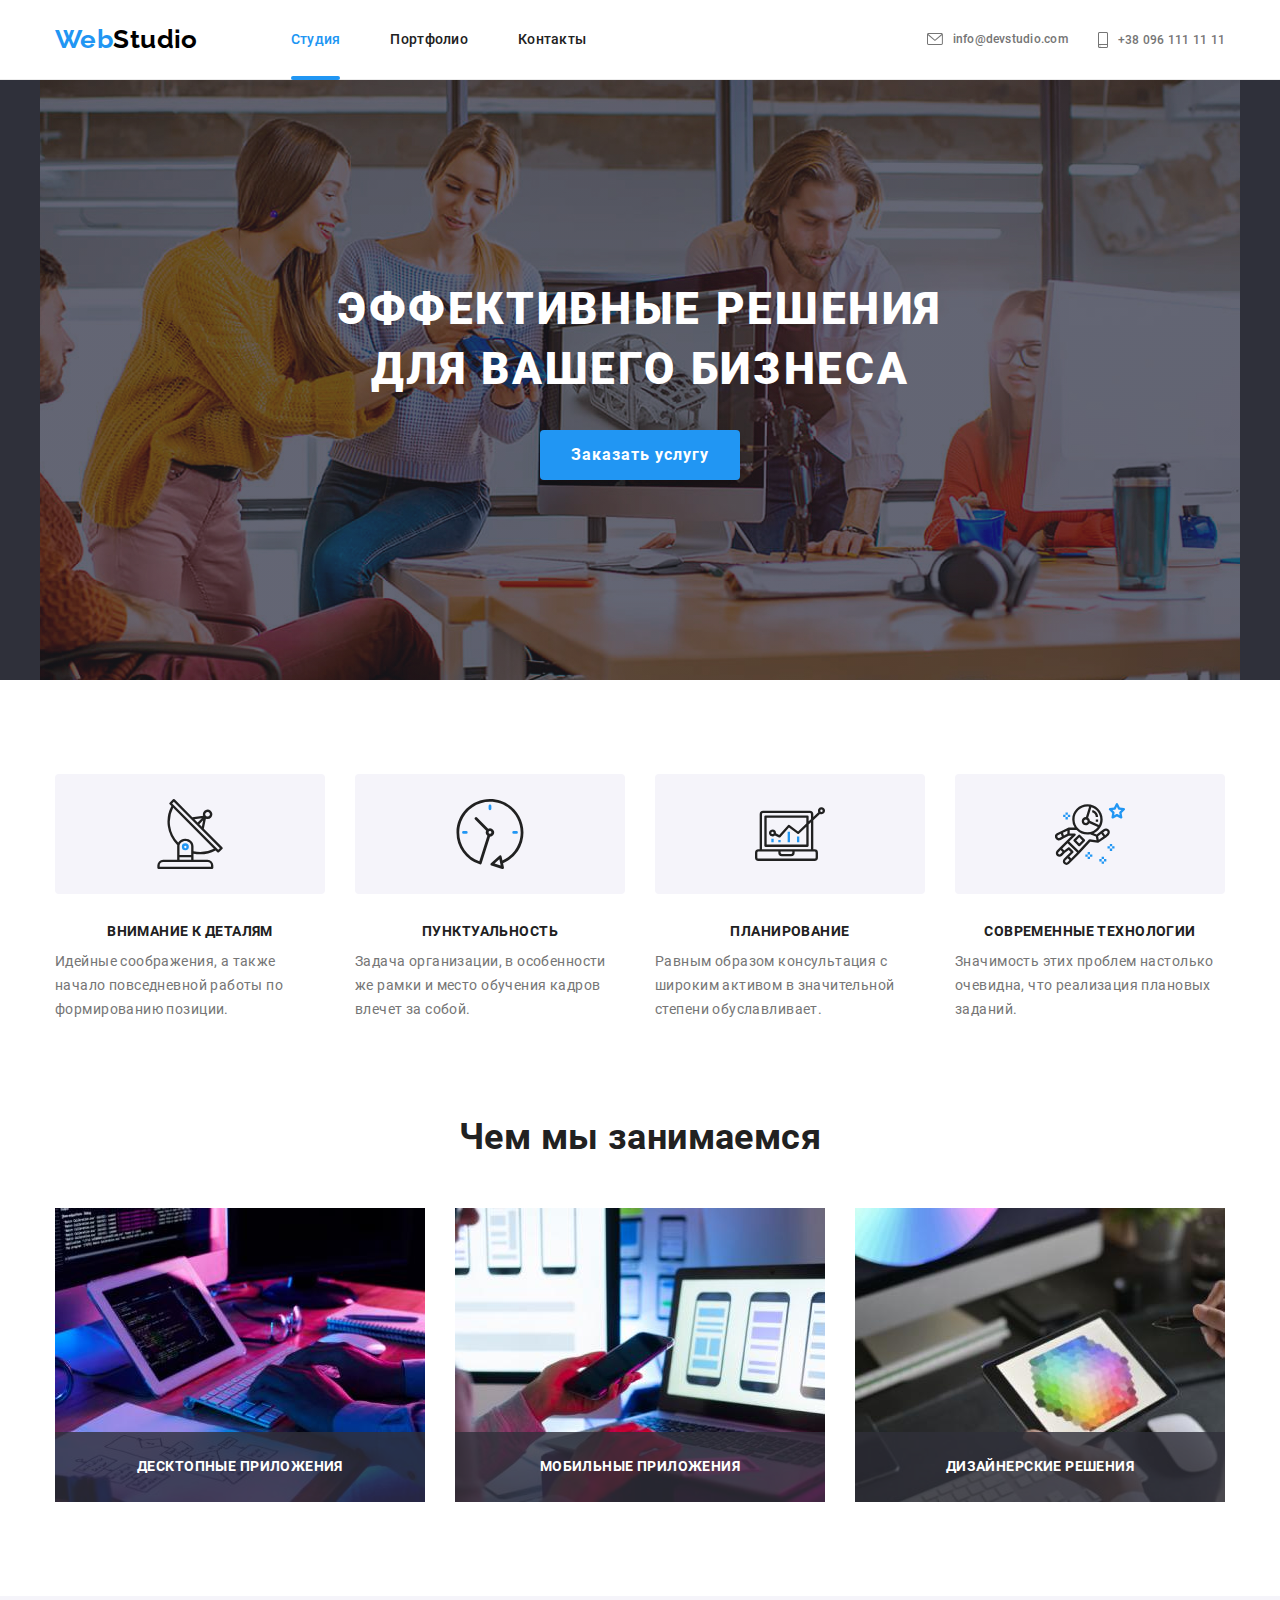
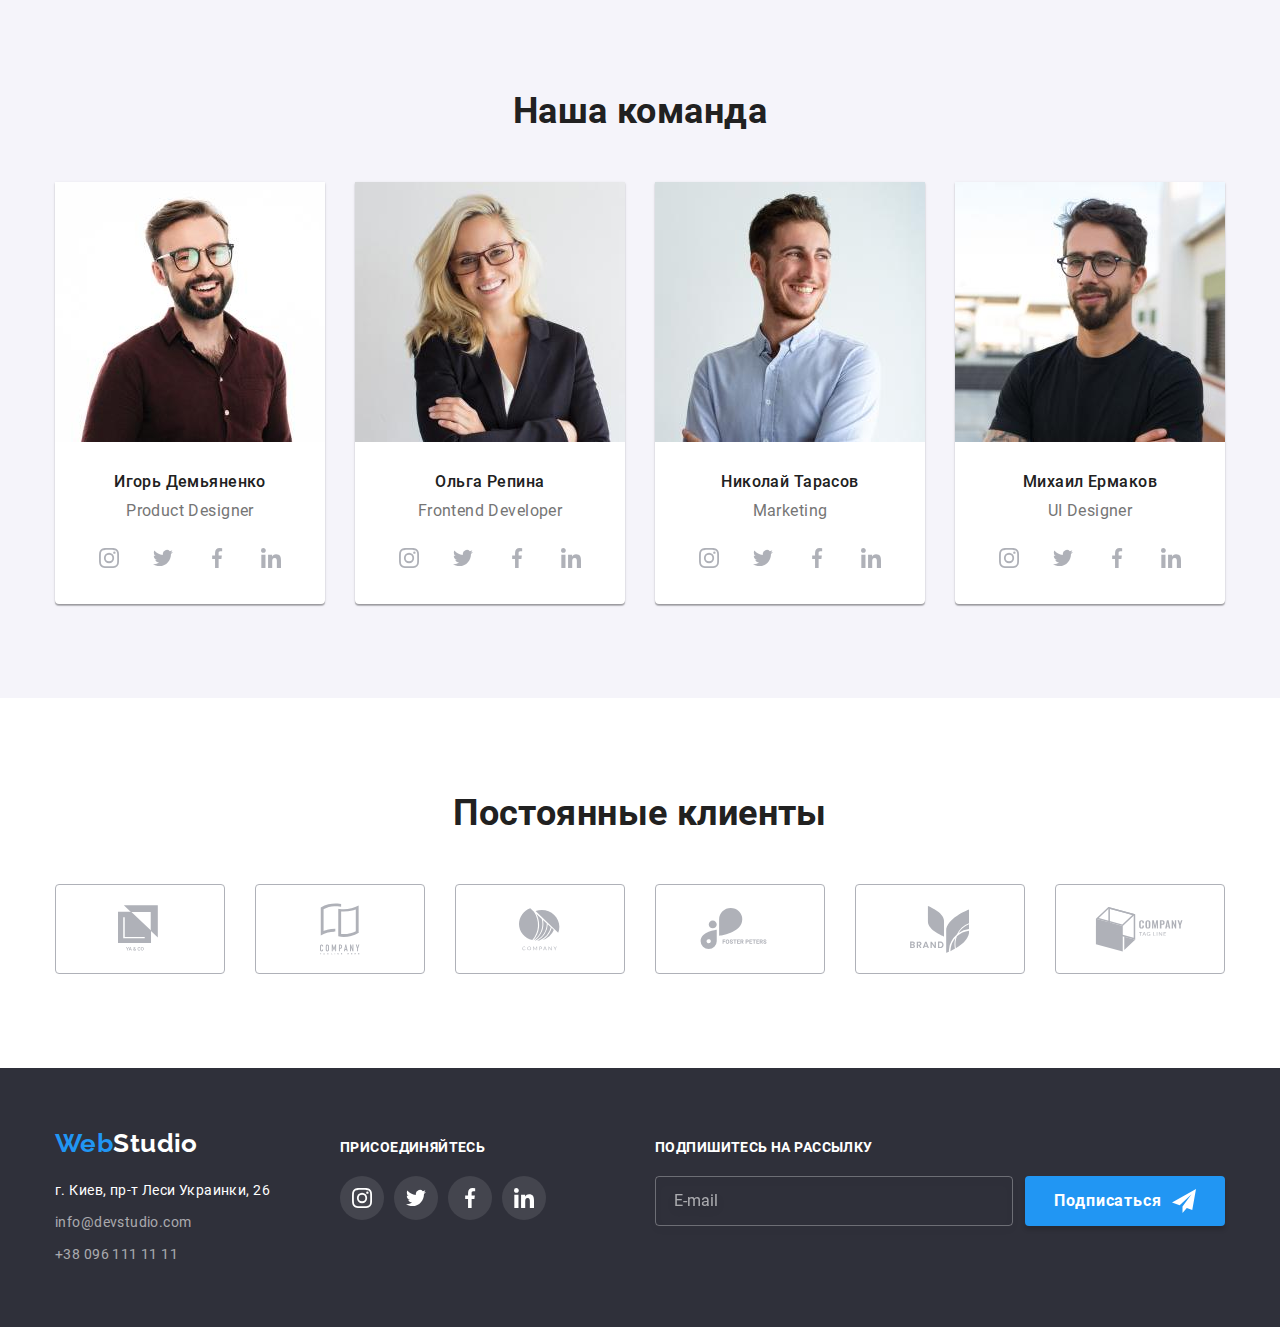
<file: index.html>
<!DOCTYPE html>
<html lang="ru">
  <head>
    <meta charset="UTF-8" />
    <meta name="viewport" content="width=device-width, initial-scale=1.0" />
    <title>Студия WebStudio</title>
    <link rel="stylesheet" href="./css/main.min.css" />
  </head>
  <body>
    <header class="page-header">
      <div class="container page-header__container">
        <nav>
          <!--? Логотип -->
          <a class="logo page-header__logo" href="./index.html">
            Web<span class="logo__part">Studio</span>
          </a>
          <!--? Меню навигации -->
          <button
            class="menu-button"
            type="button"
            aria-expanded="false"
            aria-controls="menu-container"
            data-menu-button
          >
            <svg
              width="40"
              height="40"
              aria-label="Переключатель мобильного меню"
            >
              <use class="icon-cross" href="./images/sprite.svg#cross"></use>
              <use class="icon-menu" href="./images/sprite.svg#menu"></use>
            </svg>
          </button>
          <div id="menu-container" class="menu-container" data-menu>
            <ul id="site-nav" class="site-nav section-list">
              <li class="site-nav__item">
                <a class="site-nav__link site-nav__link--current" href=""
                  >Студия</a
                >
              </li>
              <li class="site-nav__item">
                <a class="site-nav__link" href="./portfolio.html">Портфолио</a>
              </li>
              <li class="site-nav__item">
                <a class="site-nav__link" href="">Контакты</a>
              </li>
            </ul>
            <div>
              <!--? Контакты -->
              <address class="contacts">
                <ul class="site-contacts section-list">
                  <li class="site-contacts__item">
                    <a class="site-contacts__tel" href="tel:+380961111111">
                      <svg class="site-contacts__icon-smartphone">
                        <use href="./images/sprite.svg#icon-smartphone"></use>
                      </svg>
                      +38 096 111 11 11
                    </a>
                  </li>
                  <li class="site-contacts__item">
                    <a
                      class="site-contacts__email"
                      href="mailto:info@devstudio.com"
                    >
                      <svg class="site-contacts__icon-envelope">
                        <use href="./images/sprite.svg#icon-envelope"></use>
                      </svg>
                      info@devstudio.com
                    </a>
                  </li>
                </ul>
              </address>
              <!--? Соцсети -->
              <ul class="social-nets section-list">
                <li class="social-nets__item">
                  <a class="social-nets__link" href="">Instagram</a>
                </li>
                <li class="social-nets__item">
                  <a class="social-nets__link" href="">Twitter</a>
                </li>
                <li class="social-nets__item">
                  <a class="social-nets__link" href="">Facebook</a>
                </li>
                <li class="social-nets__item">
                  <a class="social-nets__link" href="">LinkedIn</a>
                </li>
              </ul>
            </div>
          </div>
        </nav>
      </div>
    </header>
    <main>
      <!--? Герой -->
      <section class="hero">
        <div class="hero__content">
          <h1 class="hero__title upcase">
            Эффективные решения<br />
            для вашего бизнеса
          </h1>
          <button class="button hero__button" type="button" data-modal-open>
            Заказать услугу
          </button>
        </div>
      </section>
      <!--? Особенности -->
      <section class="features">
        <div class="container">
          <h2 class="section-title hidden">Особенности</h2>
          <ul class="section-list features-list">
            <li class="features-list__item">
              <div class="rect-background">
                <svg class="rect-background__icon">
                  <use href="./images/sprite.svg#antenna"></use>
                </svg>
              </div>
              <h3 class="features-list__title upcase">Внимание к деталям</h3>
              <p class="features-list__text">
                Идейные соображения, а также начало повседневной работы по
                формированию позиции.
              </p>
            </li>
            <li class="features-list__item">
              <div class="rect-background">
                <svg class="rect-background__icon">
                  <use href="./images/sprite.svg#clock"></use>
                </svg>
              </div>
              <h3 class="features-list__title upcase">Пунктуальность</h3>
              <p class="features-list__text">
                Задача организации, в особенности же рамки и место обучения
                кадров влечет за собой.
              </p>
            </li>
            <li class="features-list__item">
              <div class="rect-background">
                <svg class="rect-background__icon">
                  <use href="./images/sprite.svg#diagram"></use>
                </svg>
              </div>
              <h3 class="features-list__title upcase">Планирование</h3>
              <p class="features-list__text">
                Равным образом консультация с широким активом в значительной
                степени обуславливает.
              </p>
            </li>
            <li class="features-list__item">
              <div class="rect-background">
                <svg class="rect-background__icon">
                  <use href="./images/sprite.svg#astronaut"></use>
                </svg>
              </div>
              <h3 class="features-list__title upcase">
                Современные технологии
              </h3>
              <p class="features-list__text">
                Значимость этих проблем настолько очевидна, что реализация
                плановых заданий.
              </p>
            </li>
          </ul>
        </div>
      </section>
      <!--? Чем мы занимаемся -->
      <section class="work">
        <div class="container">
          <h2 class="section-title">Чем мы занимаемся</h2>
          <ul class="section-list work-list">
            <li class="work-list__item">
              <img
                class="section-photo"
                src="./images/work/box1.jpg"
                srcset="./images/work/box1@2x.jpg 2x"
                alt="Человек печатает на клавиатуре, рядом с монитором стоит планшет"
                width="370"
              />
              <p class="work-list__text upcase">Десктопные приложения</p>
            </li>
            <li class="work-list__item">
              <img
                class="section-photo"
                src="./images/work/box2.jpg"
                srcset="./images/work/box2@2x.jpg 2x"
                alt="Человек работает на ноутбуке и держит в руке смартфон"
                width="370"
              />
              <p class="work-list__text upcase">Мобильные приложения</p>
            </li>
            <li class="work-list__item">
              <img
                class="section-photo"
                src="./images/work/box3.jpg"
                srcset="./images/work/box3@2x.jpg 2x"
                alt="Человек держит в руке планшет, на нем изображена палитра цветов, а во второй руке стилус для рисования"
                width="370"
              />
              <p class="work-list__text upcase">Дизайнерские решения</p>
            </li>
          </ul>
        </div>
      </section>
      <!--? Наша команда -->
      <section class="team">
        <div class="container">
          <h2 class="section-title">Наша команда</h2>
          <ul class="section-list team-list">
            <li class="team-list__item">
              <picture>
                <source
                  srcset="
                    ./images/team/prodes-desktop.jpg    1x,
                    ./images/team/prodes-desktop@2x.jpg 2x
                  "
                  media="(min-width: 1200px)"
                />
                <source
                  srcset="
                    ./images/team/prodes-tablet.jpg    1x,
                    ./images/team/prodes-tablet@2x.jpg 2x
                  "
                  media="(min-width: 768px)"
                />
                <img
                  class="section-photo"
                  srcset="./images/team/prodes-mobile@2x.jpg 2x"
                  src="./images/team/prodes-mobile.jpg"
                  alt="Улыбающийся молодой человек, шатен, в бордовой рубашке, очках, с бородой и усами"
                  width="450"
                />
              </picture>
              <div class="team-list__content">
                <h3 class="team-list__member">Игорь Демьяненко</h3>
                <p class="team-list__position">Product Designer</p>
                <ul class="social-links">
                  <li>
                    <a class="social-links__link" href="">
                      <svg class="social-links__icon">
                        <use href="./images/sprite.svg#icon-inst"></use>
                      </svg>
                    </a>
                  </li>
                  <li>
                    <a class="social-links__link" href="">
                      <svg class="social-links__icon">
                        <use href="./images/sprite.svg#icon-twit"></use>
                      </svg>
                    </a>
                  </li>
                  <li>
                    <a class="social-links__link" href="">
                      <svg class="social-links__icon">
                        <use href="./images/sprite.svg#icon-face"></use>
                      </svg>
                    </a>
                  </li>
                  <li>
                    <a class="social-links__link" href="">
                      <svg class="social-links__icon">
                        <use href="./images/sprite.svg#icon-link"></use>
                      </svg>
                    </a>
                  </li>
                </ul>
              </div>
            </li>
            <li class="team-list__item">
              <picture>
                <source
                  srcset="
                    ./images/team/frodev-desktop.jpg    1x,
                    ./images/team/frodev-desktop@2x.jpg 2x
                  "
                  media="(min-width: 1200px)"
                />
                <source
                  srcset="
                    ./images/team/frodev-tablet.jpg    1x,
                    ./images/team/frodev-tablet@2x.jpg 2x
                  "
                  media="(min-width: 768px)"
                />
                <img
                  class="section-photo"
                  srcset="./images/team/frodev-mobile@2x.jpg 2x"
                  src="./images/team/frodev-mobile.jpg"
                  alt="Улыбающаяся молодая девушка, блондинка, в пиджаке и очках"
                  width="450"
                />
              </picture>
              <div class="team-list__content">
                <h3 class="team-list__member">Ольга Репина</h3>
                <p class="team-list__position">Frontend Developer</p>
                <ul class="social-links social-links--center">
                  <li>
                    <a class="social-links__link" href="">
                      <svg class="social-links__icon">
                        <use href="./images/sprite.svg#icon-inst"></use>
                      </svg>
                    </a>
                  </li>
                  <li>
                    <a class="social-links__link" href="">
                      <svg class="social-links__icon">
                        <use href="./images/sprite.svg#icon-twit"></use>
                      </svg>
                    </a>
                  </li>
                  <li>
                    <a class="social-links__link" href="">
                      <svg class="social-links__icon">
                        <use href="./images/sprite.svg#icon-face"></use>
                      </svg>
                    </a>
                  </li>
                  <li>
                    <a class="social-links__link" href="">
                      <svg class="social-links__icon">
                        <use href="./images/sprite.svg#icon-link"></use>
                      </svg>
                    </a>
                  </li>
                </ul>
              </div>
            </li>
            <li class="team-list__item">
              <picture>
                <source
                  srcset="
                    ./images/team/mar-desktop.jpg    1x,
                    ./images/team/mar-desktop@2x.jpg 2x
                  "
                  media="(min-width: 1200px)"
                />
                <source
                  srcset="
                    ./images/team/mar-tablet.jpg    1x,
                    ./images/team/mar-tablet@2x.jpg 2x
                  "
                  media="(min-width: 768px)"
                />
                <img
                  class="section-photo"
                  srcset="./images/team/mar-mobile@2x.jpg 2x"
                  src="./images/team/mar-mobile.jpg"
                  alt="Улыбающийся молодой человек, шатен, в голубой рубашке, с рыжей бородой и усами"
                  width="450"
                />
              </picture>
              <div class="team-list__content">
                <h3 class="team-list__member">Николай Тарасов</h3>
                <p class="team-list__position">Marketing</p>
                <ul class="social-links social-links--center">
                  <li>
                    <a class="social-links__link" href="">
                      <svg class="social-links__icon">
                        <use href="./images/sprite.svg#icon-inst"></use>
                      </svg>
                    </a>
                  </li>
                  <li>
                    <a class="social-links__link" href="">
                      <svg class="social-links__icon">
                        <use href="./images/sprite.svg#icon-twit"></use>
                      </svg>
                    </a>
                  </li>
                  <li>
                    <a class="social-links__link" href="">
                      <svg class="social-links__icon">
                        <use href="./images/sprite.svg#icon-face"></use>
                      </svg>
                    </a>
                  </li>
                  <li>
                    <a class="social-links__link" href="">
                      <svg class="social-links__icon">
                        <use href="./images/sprite.svg#icon-link"></use>
                      </svg>
                    </a>
                  </li>
                </ul>
              </div>
            </li>
            <li class="team-list__item">
              <picture>
                <source
                  srcset="
                    ./images/team/uides-desktop.jpg    1x,
                    ./images/team/uides-desktop@2x.jpg 2x
                  "
                  media="(min-width: 1200px)"
                />
                <source
                  srcset="
                    ./images/team/uides-tablet.jpg    1x,
                    ./images/team/uides-tablet@2x.jpg 2x
                  "
                  media="(min-width: 768px)"
                />
                <img
                  class="section-photo"
                  srcset="./images/team/uides-mobile@2x.jpg 2x"
                  src="./images/team/uides-mobile.jpg"
                  alt="Ухмыляющийся молодой человек, брюнет, в чёрной футболке, очках, с бородой и усами"
                  width="450"
                />
              </picture>
              <div class="team-list__content">
                <h3 class="team-list__member">Михаил Ермаков</h3>
                <p class="team-list__position">UI Designer</p>
                <ul class="social-links social-links--center">
                  <li>
                    <a class="social-links__link" href="">
                      <svg class="social-links__icon">
                        <use href="./images/sprite.svg#icon-inst"></use>
                      </svg>
                    </a>
                  </li>
                  <li>
                    <a class="social-links__link" href="">
                      <svg class="social-links__icon">
                        <use href="./images/sprite.svg#icon-twit"></use>
                      </svg>
                    </a>
                  </li>
                  <li>
                    <a class="social-links__link" href="">
                      <svg class="social-links__icon">
                        <use href="./images/sprite.svg#icon-face"></use>
                      </svg>
                    </a>
                  </li>
                  <li>
                    <a class="social-links__link" href="">
                      <svg class="social-links__icon">
                        <use href="./images/sprite.svg#icon-link"></use>
                      </svg>
                    </a>
                  </li>
                </ul>
              </div>
            </li>
          </ul>
        </div>
      </section>
      <!--? Постоянные клиенты -->
      <section class="clients">
        <div class="container">
          <h2 class="section-title">Постоянные клиенты</h2>
          <ul class="section-list clients-list">
            <li class="clients-list__item">
              <a class="clients-list__link" href="">
                <svg class="clients-list__logo-1">
                  <use href="./images/sprite.svg#logo-1"></use>
                </svg>
              </a>
            </li>
            <li class="clients-list__item">
              <a class="clients-list__link" href="">
                <svg class="clients-list__logo-2">
                  <use href="./images/sprite.svg#logo-2"></use>
                </svg>
              </a>
            </li>
            <li class="clients-list__item">
              <a class="clients-list__link" href="">
                <svg class="clients-list__logo-3">
                  <use href="./images/sprite.svg#logo-3"></use>
                </svg>
              </a>
            </li>
            <li class="clients-list__item">
              <a class="clients-list__link" href="">
                <svg class="clients-list__logo-4">
                  <use href="./images/sprite.svg#logo-4"></use>
                </svg>
              </a>
            </li>
            <li class="clients-list__item">
              <a class="clients-list__link" href="">
                <svg class="clients-list__logo-5">
                  <use href="./images/sprite.svg#logo-5"></use>
                </svg>
              </a>
            </li>
            <li class="clients-list__item">
              <a class="clients-list__link" href="">
                <svg class="clients-list__logo-6">
                  <use href="./images/sprite.svg#logo-6"></use>
                </svg>
              </a>
            </li>
          </ul>
        </div>
      </section>
    </main>
    <footer>
      <div class="container footer-container">
        <!--? Лого, адрес и контакты -->
        <div class="logo-address">
          <a class="logo footer__logo" href="./index.html"
            >Web<span class="logo__part--invert">Studio</span></a
          >
          <address class="footer-contacts">
            <ul class="section-list">
              <li class="footer-contacts__item">
                <p class="footer-contacts__address">
                  г. Киев, пр-т Леси Украинки, 26
                </p>
              </li>
              <li class="footer-contacts__item">
                <a
                  class="footer-contacts__mail-tel"
                  href="mailto:info@devstudio.com"
                  >info@devstudio.com</a
                >
              </li>
              <li class="footer-contacts__item">
                <a class="footer-contacts__mail-tel" href="tel:+380961111111"
                  >+38 096 111 11 11</a
                >
              </li>
            </ul>
          </address>
        </div>
        <!--? Соцсети -->
        <div class="join">
          <p class="footer__title upcase">Присоединяйтесь</p>
          <ul class="social-links">
            <li>
              <a class="social-links__link social-links__link--dark" href="">
                <svg class="social-links__icon">
                  <use href="./images/sprite.svg#icon-inst"></use>
                </svg>
              </a>
            </li>
            <li>
              <a class="social-links__link social-links__link--dark" href="">
                <svg class="social-links__icon">
                  <use href="./images/sprite.svg#icon-twit"></use>
                </svg>
              </a>
            </li>
            <li>
              <a class="social-links__link social-links__link--dark" href="">
                <svg class="social-links__icon">
                  <use href="./images/sprite.svg#icon-face"></use>
                </svg>
              </a>
            </li>
            <li>
              <a class="social-links__link social-links__link--dark" href="">
                <svg class="social-links__icon">
                  <use href="./images/sprite.svg#icon-link"></use>
                </svg>
              </a>
            </li>
          </ul>
        </div>
        <!--? Подписка на рассылку -->
        <div class="subscribe">
          <p class="footer__title upcase">Подпишитесь на рассылку</p>
          <form class="subscribe__form js-speaker-form">
            <input
              class="subscribe__email"
              type="email"
              name="email"
              placeholder="E-mail"
            />
            <button class="button subscribe__button" type="submit">
              Подписаться
              <svg class="subscribe__icon">
                <use href="./images/sprite.svg#icon-airplane "></use>
              </svg>
            </button>
          </form>
        </div>
      </div>
    </footer>
    <!--? Модальное окно -->
    <div class="backdrop is-hidden" data-modal>
      <div class="modal">
        <button class="modal__close" data-modal-close>
          <svg class="modal__icon">
            <use href="./images/sprite.svg#icon-close"></use>
          </svg>
        </button>
        <p class="modal__title">Оставьте свои данные, мы вам перезвоним</p>
        <form class="call-back js-speaker-form1">
          <div class="call-back__block">
            <label class="call-back__label">
              <span class="call-back__text">Имя</span>
              <div class="call-back__field">
                <input class="call-back__input" type="text" name="name" />
                <svg class="call-back__icon">
                  <use href="./images/sprite.svg#icon-person"></use>
                </svg>
              </div>
            </label>
          </div>
          <div class="call-back__block">
            <label class="call-back__label">
              <span class="call-back__text">Телефон</span>
              <div class="call-back__field">
                <input class="call-back__input" type="tel" name="tel" />
                <svg class="call-back__icon">
                  <use href="./images/sprite.svg#icon-phone"></use>
                </svg>
              </div>
            </label>
          </div>
          <div class="call-back__block">
            <label class="call-back__label">
              <span class="call-back__text">Почта</span>
              <div class="call-back__field">
                <input class="call-back__input" type="email" name="email" />
                <svg class="call-back__icon">
                  <use href="./images/sprite.svg#icon-email"></use>
                </svg>
              </div>
            </label>
          </div>
          <div class="call-back__block">
            <label class="call-back__label">
              <span class="call-back__text">Комментарий</span>
              <textarea
                class="call-back__comment"
                name="comment"
                placeholder="Введите текст"
              ></textarea>
            </label>
          </div>
          <div class="call-back__mailing">
            <input
              class="call-back__checkbox hidden"
              type="checkbox"
              name="checkbox"
              id="checkbox"
            />
            <label class="call-back__consent" for="checkbox"
              >Соглашаюсь с рассылкой и принимаю
              <a class="call-back__contract underline" href=""
                >Условия договора</a
              ></label
            >
          </div>
          <button class="button call-back__button" type="submit">
            Отправить
          </button>
        </form>
      </div>
    </div>
    <script src="./js/header.js"></script>
    <script src="./js/menu.js"></script>
    <script src="./js/submit.js"></script>
    <script src="./js/modal.js"></script>
  </body>
</html>
</file>
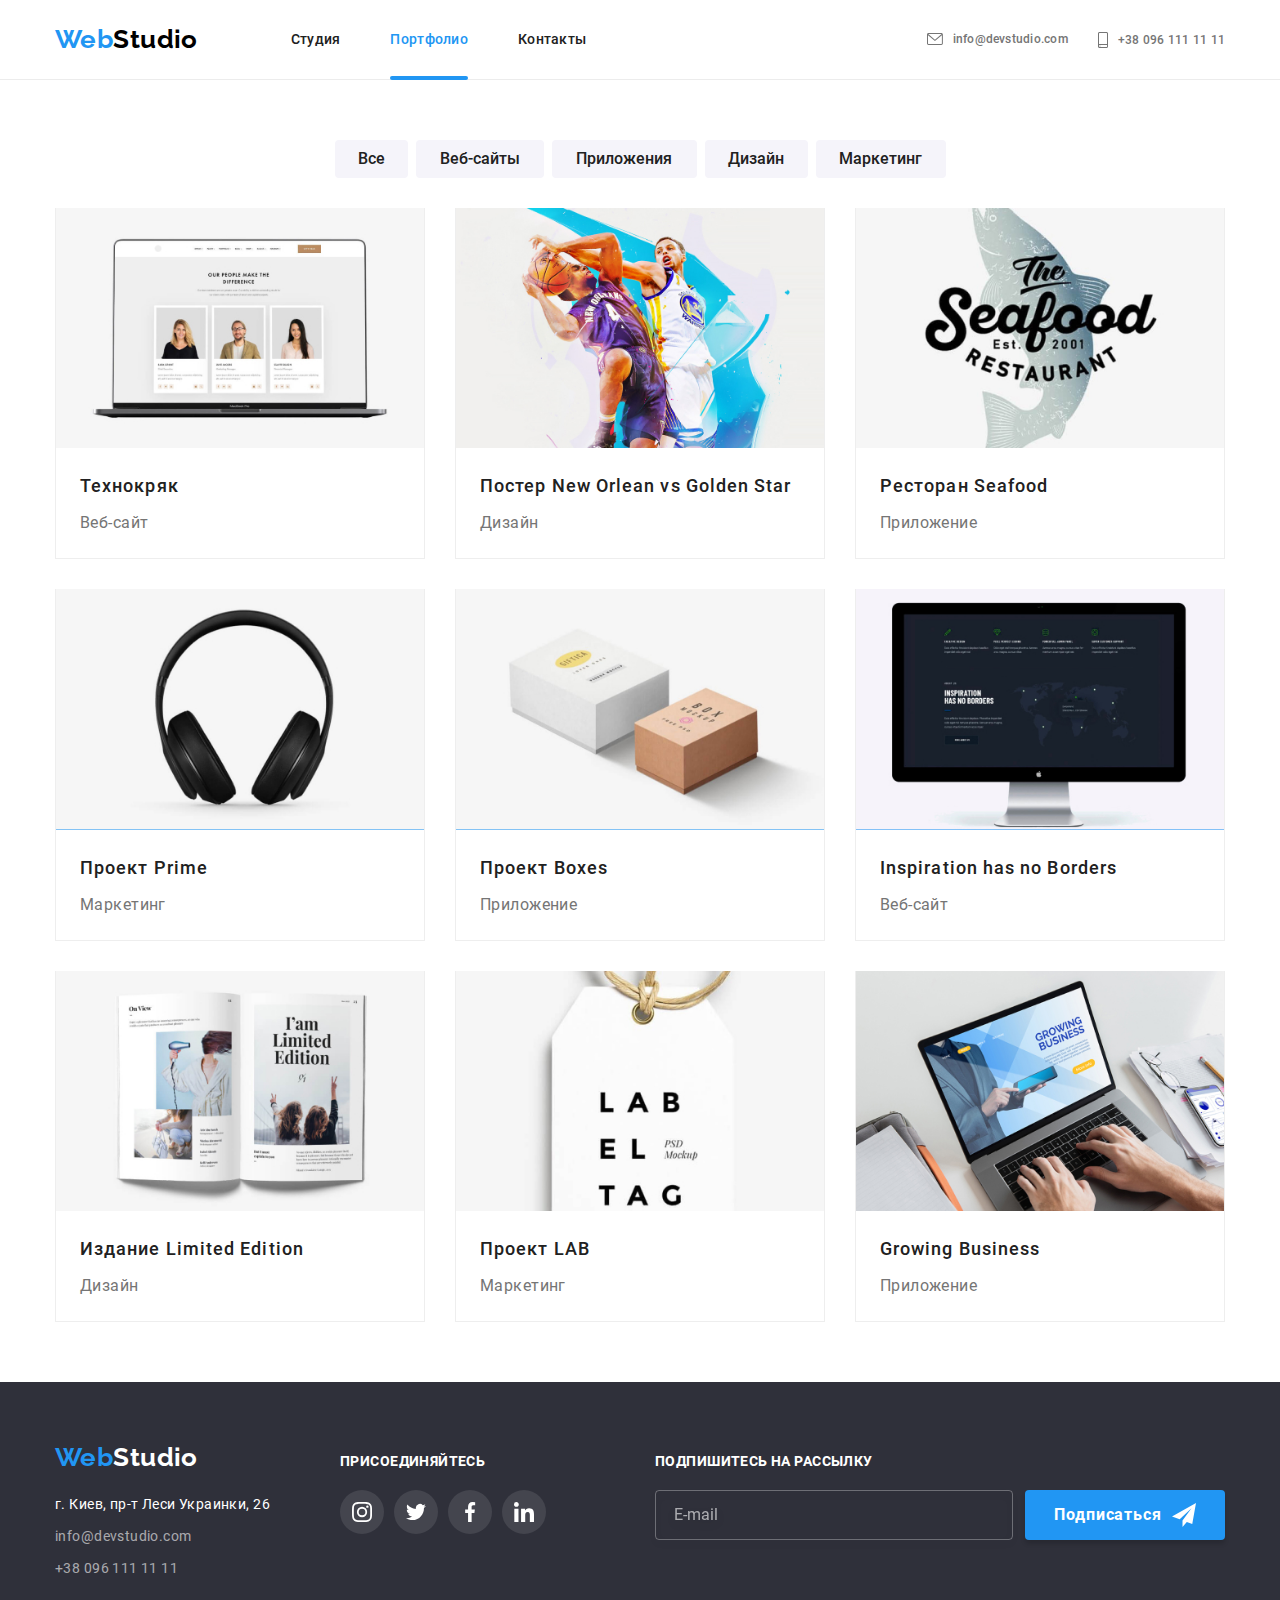
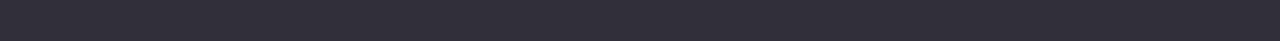
<file: portfolio.html>
<!DOCTYPE html>
<html lang="ru">
	<head>
		<meta charset="UTF-8">
		<meta name="viewport" content="width=device-width, initial-scale=1.0">
		<title>Портфолио WebStudio</title>
		<link rel="stylesheet" href="./css/main.min.css">
	</head>
	<body>
		<header class="page-header">
			<div class="container page-header__container">
				<nav>
					<!--? Логотип -->
					<a class="logo page-header__logo" href="./index.html">
						Web<span class="logo__part">Studio</span>
					</a>
					<!--? Меню навигации -->
					<button class="menu-button" type="button" aria-expanded="false" aria-controls="menu-container" data-menu-button>
						<svg width="40" height="40" aria-label="Переключатель мобильного меню">
							<use class="icon-cross" href="./images/sprite.svg#cross"></use>
							<use class="icon-menu" href="./images/sprite.svg#menu"></use>
						</svg>
					</button>
					<div id="menu-container" class="menu-container" data-menu>
						<ul id="site-nav" class="site-nav section-list">
							<li class="site-nav__item"><a class="site-nav__link" href="./index.html">Студия</a></li>
							<li class="site-nav__item"><a class="site-nav__link site-nav__link--current" href="./portfolio.html">Портфолио</a>
							</li>
							<li class="site-nav__item"><a class="site-nav__link" href="">Контакты</a></li>
						</ul>
						<!--? Контакты -->
						<address class="contacts">
							<ul class="site-contacts section-list">
								<li class="site-contacts__item">
									<a class="site-contacts__tel" href="tel:+380961111111">
										<svg class="site-contacts__icon-smartphone">
											<use href="./images/sprite.svg#icon-smartphone"></use>
										</svg>
										+38 096 111 11 11
									</a>
								</li>
								<li class="site-contacts__item">
									<a class="site-contacts__email" href="mailto:info@devstudio.com">
										<svg class="site-contacts__icon-envelope">
											<use href="./images/sprite.svg#icon-envelope"></use>
										</svg>
										info@devstudio.com
									</a>
								</li>
							</ul>
						</address>
						<!--? Соцсети -->
						<ul class="social-nets section-list">
							<li class="social-nets__item">
								<a class="social-nets__link" href="">Instagram</a>
							</li>
							<li class="social-nets__item">
								<a class="social-nets__link" href="">Twitter</a>
							</li>
							<li class="social-nets__item">
								<a class="social-nets__link" href="">Facebook</a>
							</li>
							<li class="social-nets__item">
								<a class="social-nets__link" href="">LinkedIn</a>
							</li>
						</ul>
					</div>
				</nav>
			</div>
		</header>
		<main>
			<!--? Проекты -->
			<section class="projects">
				<div class="container">
					<h2 class="section-title hidden">Наши проекты</h2>
					<ul class="filter section-list">
						<li class="filter__item">
							<button class="filter__button" type="button">Все</button>
						</li>
						<li class="filter__item">
							<button class="filter__button" type="button" style="width:128px">Веб-сайты</button>
						</li>
						<li class="filter__item">
							<button class="filter__button" type="button" style="width:145px">Приложения</button>
						</li>
						<li class="filter__item">
							<button class="filter__button" type="button" style="width:103px">Дизайн</button>
						</li>
						<li class="filter__item">
							<button class="filter__button" type="button" style="width:130px">Маркетинг</button>
						</li>
					</ul>
					<ul class="projects-list section-list">
						<li class="projects-list__item">
							<a class="projects-list__link" href="">
								<div class="projects-list__wrapper">
									<img class="section-photo" srcset="./images/tehnokryak-450.jpg 1x, ./images/tehnokryak-900.jpg 2x" src="./images/tehnokryak-450.jpg" alt="Включенный ноутбук с открытым проектом в браузере" width="450">
									<div class="projects-list__overlay">
										<p class="projects-list__text">Технокряк это современная площадка распространения коронавируса. Компании используют эту платформу для цифрового шпионажа и атак на защищённые сервера конкурентов.</p>
									</div>
								</div>
								<div class="projects-list__description">
									<h2 class="projects-list__title">Технокряк</h2>
									<p class="projects-list__partition">Веб-сайт</p>
								</div>
							</a>
						</li>
						<li class="projects-list__item">
							<a class="projects-list__link" href="">
								<div class="projects-list__wrapper">
									<img class="section-photo" srcset="./images/poster-novsgs-450.jpg 1x, ./images/poster-novsgs-900.jpg 2x" src="./images/poster-novsgs-450.jpg" alt="Баскетболист в белой форме блокирует мяч баскетболиста в фиолетовой форме" width="450">
									<div class="projects-list__overlay">
										<p class="projects-list__text">Технокряк это современная площадка распространения коронавируса. Компании используют эту платформу для цифрового шпионажа и атак на защищённые сервера конкурентов.</p>
									</div>
								</div>
								<div class="projects-list__description">
									<h2 class="projects-list__title">Постер New Orlean vs Golden Star</h2>
									<p class="projects-list__partition">Дизайн</p>
								</div>
							</a>
						</li>
						<li class="projects-list__item">
							<a class="projects-list__link" href="">
								<div class="projects-list__wrapper">
									<img class="section-photo" srcset="./images/seafood-450.jpg 1x, ./images/seafood-900.jpg 2x" src="./images/seafood-450.jpg" alt="Логотип ресторана" width="450">
									<div class="projects-list__overlay">
										<p class="projects-list__text">Технокряк это современная площадка распространения коронавируса. Компании используют эту платформу для цифрового шпионажа и атак на защищённые сервера конкурентов.</p>
									</div>
								</div>
								<div class="projects-list__description">
									<h2 class="projects-list__title">Ресторан Seafood</h2>
									<p class="projects-list__partition">Приложение</p>
								</div>
							</a>
						</li>
						<li class="projects-list__item">
							<a class="projects-list__link" href="">
								<div class="projects-list__wrapper">
									<img class="section-photo" srcset="./images/prime-450.jpg 1x, ./images/prime-900.jpg 2x" src="./images/prime-450.jpg" alt="Полноразмерные блютуз наушники" width="450">
									<div class="projects-list__overlay">
										<p class="projects-list__text">Технокряк это современная площадка распространения коронавируса. Компании используют эту платформу для цифрового шпионажа и атак на защищённые сервера конкурентов.</p>
									</div>
								</div>
								<div class="projects-list__description">
									<h2 class="projects-list__title">Проект Prime</h2>
									<p class="projects-list__partition">Маркетинг</p>
								</div>
							</a>
						</li>
						<li class="projects-list__item">
							<a class="projects-list__link" href="">
								<div class="projects-list__wrapper">
									<img class="section-photo" srcset="./images/boxes-450.jpg 1x, ./images/boxes-900.jpg 2x" src="./images/boxes-450.jpg" alt="Белая и коричневая коробки с логотипами" width="450">
									<div class="projects-list__overlay">
										<p class="projects-list__text">Технокряк это современная площадка распространения коронавируса. Компании используют эту платформу для цифрового шпионажа и атак на защищённые сервера конкурентов.</p>
									</div>
								</div>
								<div class="projects-list__description">
									<h2 class="projects-list__title">Проект Boxes</h2>
									<p class="projects-list__partition">Приложение</p>
								</div>
							</a>
						</li>
						<li class="projects-list__item">
							<a class="projects-list__link" href="">
								<div class="projects-list__wrapper">
									<img class="section-photo" srcset="./images/insp-has-no-b-450.jpg 1x, ./images/insp-has-no-b-900.jpg 2x" src="./images/insp-has-no-b-450.jpg" alt="Включенный аймак с открытым проектом" width="450">
									<div class="projects-list__overlay">
										<p class="projects-list__text">Технокряк это современная площадка распространения коронавируса. Компании используют эту платформу для цифрового шпионажа и атак на защищённые сервера конкурентов.</p>
									</div>
								</div>
								<div class="projects-list__description">
									<h2 class="projects-list__title">Inspiration has no Borders</h2>
									<p class="projects-list__partition">Веб-сайт</p>
								</div>
							</a>
						</li>
						<li class="projects-list__item">
							<a class="projects-list__link" href="">
								<div class="projects-list__wrapper">
									<img class="section-photo" srcset="./images/lim-ed-450.jpg 1x, ./images/lim-ed-900.jpg 2x" src="./images/lim-ed-450.jpg" alt="Открытый журнал с фотографиями девушек и текстом" width="450">
									<div class="projects-list__overlay">
										<p class="projects-list__text">Технокряк это современная площадка распространения коронавируса. Компании используют эту платформу для цифрового шпионажа и атак на защищённые сервера конкурентов.</p>
									</div>
								</div>
								<div class="projects-list__description">
									<h2 class="projects-list__title">Издание Limited Edition</h2>
									<p class="projects-list__partition">Дизайн</p>
								</div>
							</a>
						</li>
						<li class="projects-list__item">
							<a class="projects-list__link" href="">
								<div class="projects-list__wrapper">
									<img class="section-photo" srcset="./images/lab-450.jpg 1x, ./images/lab-900.jpg 2x" src="./images/lab-450.jpg" alt="Бирка с надписью LAB EL TAG" width="450">
									<div class="projects-list__overlay">
										<p class="projects-list__text">Технокряк это современная площадка распространения коронавируса. Компании используют эту платформу для цифрового шпионажа и атак на защищённые сервера конкурентов.</p>
									</div>
								</div>
								<div class="projects-list__description">
									<h2 class="projects-list__title">Проект LAB</h2>
									<p class="projects-list__partition">Маркетинг</p>
								</div>
							</a>
						</li>
						<li class="projects-list__item">
							<a class="projects-list__link" href="">
								<div class="projects-list__wrapper">
									<img class="section-photo" srcset="./images/grow-bus-450.jpg 1x, ./images/grow-bus-900.jpg 2x" src="./images/grow-bus-450.jpg" alt="Мужские руки печатают на ноутбуке, а на экране отображается проект" width="450">
									<div class="projects-list__overlay">
										<p class="projects-list__text">Технокряк это современная площадка распространения коронавируса. Компании используют эту платформу для цифрового шпионажа и атак на защищённые сервера конкурентов.</p>
									</div>
								</div>
								<div class="projects-list__description">
									<h2 class="projects-list__title">Growing Business</h2>
									<p class="projects-list__partition">Приложение</p>
								</div>
							</a>
						</li>
					</ul>
				</div>
			</section>
		</main>
		<footer>
			<div class="container footer-container">
				<!--? Лого, адрес и контакты -->
				<div class="logo-address">
					<a class="logo footer__logo " href="./index.html">Web<span class="logo__part--invert ">Studio</span></a>
					<address class="footer-contacts">
						<ul class="section-list">
							<li class="footer-contacts__item">
								<p class="footer-contacts__address">г. Киев, пр-т Леси Украинки, 26</p>
							</li>
							<li class="footer-contacts__item">
								<a class="footer-contacts__mail-tel" href="mailto:info@devstudio.com">info@devstudio.com</a>
							</li>
							<li class="footer-contacts__item">
								<a class="footer-contacts__mail-tel" href="tel:+380961111111">+38 096 111 11 11</a>
							</li>
						</ul>
					</address>
				</div>
				<!--? Соцсети -->
				<div class="join">
					<p class="footer__title upcase">Присоединяйтесь</p>
					<ul class="social-links">
						<li>
							<a class="social-links__link social-links__link--dark" href="">
								<svg class="social-links__icon">
									<use href="./images/sprite.svg#icon-inst"></use>
								</svg>
							</a>
						</li>
						<li>
							<a class="social-links__link social-links__link--dark" href="">
								<svg class="social-links__icon">
									<use href="./images/sprite.svg#icon-twit"></use>
								</svg>
							</a>
						</li>
						<li>
							<a class="social-links__link social-links__link--dark" href="">
								<svg class="social-links__icon">
									<use href="./images/sprite.svg#icon-face"></use>
								</svg>
							</a>
						</li>
						<li>
							<a class="social-links__link social-links__link--dark" href="">
								<svg class="social-links__icon">
									<use href="./images/sprite.svg#icon-link"></use>
								</svg>
							</a>
						</li>
					</ul>
				</div>
				<!--? Подписка на рассылку -->
				<div class="subscribe">
					<p class="footer__title upcase">Подпишитесь на рассылку</p>
					<form class="subscribe__form js-speaker-form">
						<input class="subscribe__email" type="email" name="email" placeholder="E-mail">
						<button class="button subscribe__button" type="submit">
							Подписаться
							<svg class="subscribe__icon">
								<use href="./images/sprite.svg#icon-airplane "></use>
							</svg>
						</button>
					</form>
				</div>
			</div>
		</footer>
		<script src="./js/header.js"></script>
		<script src="./js/menu.js"></script>
		<script src="./js/submit.js"></script>
	</body>
</html>
</file>
<file: css/main.min.css>
@font-face{font-family:'Raleway';font-style:normal;font-weight:700;src:url("../fonts/raleway-v18-latin_cyrillic-700.eot");src:local(""),url("../fonts/raleway-v18-latin_cyrillic-700.eot?#iefix") format("embedded-opentype"),url("../fonts/raleway-v18-latin_cyrillic-700.woff2") format("woff2"),url("../fonts/raleway-v18-latin_cyrillic-700.woff") format("woff"),url("../fonts/raleway-v18-latin_cyrillic-700.ttf") format("truetype"),url("../fonts/raleway-v18-latin_cyrillic-700.svg#Raleway") format("svg")}@font-face{font-family:'Roboto';font-style:normal;font-weight:400;src:url("../fonts/roboto-v20-latin_cyrillic-regular.eot");src:local(""),url("../fonts/roboto-v20-latin_cyrillic-regular.eot?#iefix") format("embedded-opentype"),url("../fonts/roboto-v20-latin_cyrillic-regular.woff2") format("woff2"),url("../fonts/roboto-v20-latin_cyrillic-regular.woff") format("woff"),url("../fonts/roboto-v20-latin_cyrillic-regular.ttf") format("truetype"),url("../fonts/roboto-v20-latin_cyrillic-regular.svg#Roboto") format("svg")}@font-face{font-family:'Roboto';font-style:normal;font-weight:500;src:url("../fonts/roboto-v20-latin_cyrillic-500.eot");src:local(""),url("../fonts/roboto-v20-latin_cyrillic-500.eot?#iefix") format("embedded-opentype"),url("../fonts/roboto-v20-latin_cyrillic-500.woff2") format("woff2"),url("../fonts/roboto-v20-latin_cyrillic-500.woff") format("woff"),url("../fonts/roboto-v20-latin_cyrillic-500.ttf") format("truetype"),url("../fonts/roboto-v20-latin_cyrillic-500.svg#Roboto") format("svg")}@font-face{font-family:'Roboto';font-style:normal;font-weight:700;src:url("../fonts/roboto-v20-latin_cyrillic-700.eot");src:local(""),url("../fonts/roboto-v20-latin_cyrillic-700.eot?#iefix") format("embedded-opentype"),url("../fonts/roboto-v20-latin_cyrillic-700.woff2") format("woff2"),url("../fonts/roboto-v20-latin_cyrillic-700.woff") format("woff"),url("../fonts/roboto-v20-latin_cyrillic-700.ttf") format("truetype"),url("../fonts/roboto-v20-latin_cyrillic-700.svg#Roboto") format("svg")}@font-face{font-family:'Roboto';font-style:normal;font-weight:900;src:url("../fonts/roboto-v20-latin_cyrillic-900.eot");src:local(""),url("../fonts/roboto-v20-latin_cyrillic-900.eot?#iefix") format("embedded-opentype"),url("../fonts/roboto-v20-latin_cyrillic-900.woff2") format("woff2"),url("../fonts/roboto-v20-latin_cyrillic-900.woff") format("woff"),url("../fonts/roboto-v20-latin_cyrillic-900.ttf") format("truetype"),url("../fonts/roboto-v20-latin_cyrillic-900.svg#Roboto") format("svg")}/*! modern-normalize v1.0.0 | MIT License | https://github.com/sindresorhus/modern-normalize */*,*::before,*::after{-webkit-box-sizing:border-box;box-sizing:border-box}:root{-moz-tab-size:4;-o-tab-size:4;tab-size:4}html{line-height:1.15;-webkit-text-size-adjust:100%}body{margin:0}body{font-family:system-ui,-apple-system,"Segoe UI",Roboto,Helvetica,Arial,sans-serif,"Apple Color Emoji","Segoe UI Emoji"}hr{height:0;color:inherit}abbr[title]{-webkit-text-decoration:underline dotted;text-decoration:underline dotted}b,strong{font-weight:bolder}code,kbd,samp,pre{font-family:ui-monospace, SFMono-Regular, Consolas, 'Liberation Mono', Menlo, monospace;font-size:1em}small{font-size:80%}sub,sup{font-size:75%;line-height:0;position:relative;vertical-align:baseline}sub{bottom:-0.25em}sup{top:-0.5em}table{text-indent:0;border-color:inherit}button,input,optgroup,select,textarea{font-family:inherit;font-size:100%;line-height:1.15;margin:0}button,select{text-transform:none}button,[type='button'],[type='reset'],[type='submit']{-webkit-appearance:button}::-moz-focus-inner{border-style:none;padding:0}:-moz-focusring{outline:1px dotted ButtonText}:-moz-ui-invalid{box-shadow:none}legend{padding:0}progress{vertical-align:baseline}::-webkit-inner-spin-button,::-webkit-outer-spin-button{height:auto}[type='search']{-webkit-appearance:textfield;outline-offset:-2px}::-webkit-search-decoration{-webkit-appearance:none}::-webkit-file-upload-button{-webkit-appearance:button;font:inherit}summary{display:list-item}body{color:#757575;background-color:#fff;font-family:"Roboto",sans-serif;font-size:14px;line-height:1.71;letter-spacing:0.03em}body.modal-open{overflow:hidden}a{text-decoration:none}ul{list-style:none}.button{min-width:200px;min-height:50px;padding:0;border-radius:4px;border:0 solid transparent;color:#fff;background-color:#2196f3;-webkit-box-shadow:0px 4px 4px rgba(0,0,0,0.15);box-shadow:0px 4px 4px rgba(0,0,0,0.15);font-family:inherit;font-weight:700;font-size:16px;line-height:1.88;letter-spacing:0.06em;cursor:pointer}.section-title{margin-top:0;margin-bottom:30px;text-align:center;color:#212121;font-weight:700;font-size:28px;line-height:1.18}@media screen and (min-width: 1200px){.section-title{margin-bottom:50px;font-size:36px;line-height:1.17}}.section-list{margin-top:0;margin-bottom:0;padding-left:0}.section-photo{display:block;max-width:100%;height:auto;margin-right:auto;margin-left:auto}.social-links{display:-webkit-box;display:-ms-flexbox;display:flex;-webkit-box-pack:justify;-ms-flex-pack:justify;justify-content:space-between;width:206px;margin-right:auto;margin-left:auto;padding-left:0}.social-links__link{display:-webkit-inline-box;display:-ms-inline-flexbox;display:inline-flex;-webkit-box-align:center;-ms-flex-align:center;align-items:center;-webkit-box-pack:center;-ms-flex-pack:center;justify-content:center;width:44px;height:44px;border-radius:50%;color:#afb1b8;background-color:#fff;-webkit-transition:color 250ms cubic-bezier(0.4, 0, 0.2, 1),background-color 250ms cubic-bezier(0.4, 0, 0.2, 1);transition:color 250ms cubic-bezier(0.4, 0, 0.2, 1),background-color 250ms cubic-bezier(0.4, 0, 0.2, 1)}.social-links__link:hover,.social-links__link:focus{color:#fff;background-color:#2196f3}.social-links__icon{width:20px;height:20px;fill:currentColor}.footer__title{margin-top:0;margin-bottom:20px;color:#fff;font-weight:700;font-size:14px;line-height:1.14}.underline{text-decoration:underline}.upcase{text-transform:uppercase}.hidden{position:absolute;clip:rect(0 0 0 0);width:1px;height:1px;margin:-1px}.container{margin-right:auto;margin-left:auto;padding-right:15px;padding-left:15px}@media screen and (min-width: 480px){.container{width:480px}}@media screen and (min-width: 768px){.container{width:768px}}@media screen and (min-width: 1200px){.container{width:1200px}}.page-header{position:fixed;top:0;left:0;width:100%;min-height:60px;border-bottom:1px solid #ececec;background-color:#fff;z-index:1}nav{display:-webkit-box;display:-ms-flexbox;display:flex;-webkit-box-align:center;-ms-flex-align:center;align-items:center}@media screen and (max-width: 767px){nav{-webkit-box-pack:justify;-ms-flex-pack:justify;justify-content:space-between}}.logo{display:block;margin-top:0;margin-bottom:0;color:#2196f3;font-family:"Raleway",sans-serif;font-weight:700;font-size:24px;line-height:1.17}@media screen and (min-width: 1200px){.logo{font-size:26px;line-height:1.19}}.page-header__logo{padding-top:16px;padding-bottom:15px}@media screen and (min-width: 768px){.page-header__logo{padding-top:26px;padding-bottom:25px}}@media screen and (min-width: 1200px){.page-header__logo{padding-top:24px;padding-bottom:24px}}.logo__part{color:#000}.menu-button{display:-webkit-inline-box;display:-ms-inline-flexbox;display:inline-flex;margin:0;padding:0;border:none;background-color:transparent;-webkit-transition:color 250ms cubic-bezier(0.4, 0, 0.2, 1);transition:color 250ms cubic-bezier(0.4, 0, 0.2, 1);cursor:pointer;z-index:1}@media screen and (min-width: 768px){.menu-button{display:none}}.menu-button:hover,.menu-button:focus{color:#2196f3}.menu-button .icon-cross{display:none}.menu-button.is-open .icon-cross{display:block}.menu-button.is-open .icon-menu{display:none}.icon-cross{fill:currentColor}.icon-menu{fill:currentColor}.menu-container{background-color:#fff}@media screen and (max-width: 767px){.menu-container{display:none;position:absolute;top:0;left:0;width:100%;min-height:100vh;height:100%;padding:48px 40px}.menu-container.is-open{display:-webkit-box;display:-ms-flexbox;display:flex;-webkit-box-orient:vertical;-webkit-box-direction:normal;-ms-flex-direction:column;flex-direction:column;-webkit-box-pack:justify;-ms-flex-pack:justify;justify-content:space-between}}@media screen and (min-width: 768px){.menu-container{display:-webkit-box;display:-ms-flexbox;display:flex;-webkit-box-align:center;-ms-flex-align:center;align-items:center;-webkit-box-pack:justify;-ms-flex-pack:justify;justify-content:space-between;width:100%;height:79px}}@media screen and (min-width: 768px){.site-nav{display:-webkit-box;display:-ms-flexbox;display:flex;margin-left:88px}}@media screen and (min-width: 1200px){.site-nav{margin-left:93px}}@media screen and (max-width: 767px){.site-nav__item:not(:last-child){margin-bottom:32px}}@media screen and (min-width: 768px){.site-nav__item:not(:last-child){margin-right:50px}}.site-nav__link{position:relative;display:block;color:#212121;font-weight:500;font-size:40px;line-height:1.18;letter-spacing:0.02em;-webkit-transition:color 250ms cubic-bezier(0.4, 0, 0.2, 1);transition:color 250ms cubic-bezier(0.4, 0, 0.2, 1)}@media screen and (min-width: 768px){.site-nav__link{padding-top:32px;padding-bottom:31px;font-size:14px;line-height:1.14}}.site-nav__link:hover,.site-nav__link:focus{color:#2196f3}.site-nav__link--current{color:#2196f3}@media screen and (min-width: 768px){.site-nav__link--current::after{position:absolute;bottom:-1px;content:'';display:block;width:100%;height:4px;border-radius:2px;background-color:#2196f3}}.contacts{margin-bottom:64px;font-style:normal}@media screen and (min-width: 768px){.contacts{margin-top:21px;margin-bottom:21px;margin-left:auto}}@media screen and (min-width: 1200px){.contacts{margin-top:0;margin-bottom:0}}@media screen and (min-width: 768px){.site-contacts{display:-webkit-box;display:-ms-flexbox;display:flex;-webkit-box-orient:vertical;-webkit-box-direction:reverse;-ms-flex-direction:column-reverse;flex-direction:column-reverse}}@media screen and (min-width: 1200px){.site-contacts{-webkit-box-orient:horizontal;-webkit-box-direction:reverse;-ms-flex-direction:row-reverse;flex-direction:row-reverse}}@media screen and (max-width: 767px){.site-contacts__item:not(:last-child){margin-bottom:32px}}@media screen and (min-width: 768px){.site-contacts__item:last-child{margin-bottom:10px}}@media screen and (min-width: 1200px){.site-contacts__item:last-child{margin-bottom:0}}.site-contacts__tel{color:#2196f3;font-weight:500;font-size:34px;line-height:1.18;letter-spacing:0.02em}@media screen and (min-width: 768px){.site-contacts__tel{display:-webkit-box;display:-ms-flexbox;display:flex;-webkit-box-align:center;-ms-flex-align:center;align-items:center;color:#757575;font-size:12px;line-height:1.17;-webkit-transition:color 250ms cubic-bezier(0.4, 0, 0.2, 1);transition:color 250ms cubic-bezier(0.4, 0, 0.2, 1)}.site-contacts__tel:hover,.site-contacts__tel:focus{color:#2196f3}}@media screen and (min-width: 1200px){.site-contacts__tel{padding-top:32px;padding-bottom:31px}}.site-contacts__icon-smartphone{width:10px;height:16px;margin-right:8px;fill:currentColor}@media screen and (max-width: 767px){.site-contacts__icon-smartphone{display:none}}@media screen and (min-width: 1200px){.site-contacts__icon-smartphone{margin-right:10px}}.site-contacts__email{color:#757575;font-weight:500;font-size:24px;line-height:1.17;letter-spacing:0.02em}@media screen and (min-width: 768px){.site-contacts__email{display:-webkit-box;display:-ms-flexbox;display:flex;-webkit-box-align:center;-ms-flex-align:center;align-items:center;font-size:12px;line-height:1.17;-webkit-transition:color 250ms cubic-bezier(0.4, 0, 0.2, 1);transition:color 250ms cubic-bezier(0.4, 0, 0.2, 1)}.site-contacts__email:hover,.site-contacts__email:focus{color:#2196f3}}@media screen and (min-width: 1200px){.site-contacts__email{margin-right:30px;padding-top:32px;padding-bottom:33px}}.site-contacts__icon-envelope{width:16px;height:12px;margin-right:8px;fill:currentColor}@media screen and (max-width: 767px){.site-contacts__icon-envelope{display:none}}@media screen and (min-width: 1200px){.site-contacts__icon-envelope{margin-right:10px}}.social-nets{display:-webkit-box;display:-ms-flexbox;display:flex;-ms-flex-wrap:wrap;flex-wrap:wrap}@media screen and (min-width: 768px){.social-nets{display:none}}.social-nets__item:not(:first-child){padding-left:10px}.social-nets__item:not(:last-child){padding-right:10px;border-right:1px solid rgba(33,33,33,0.2)}.social-nets__link{color:#2196f3;font-weight:500;font-size:18px;line-height:1.22px;letter-spacing:0.02em}.hero{background-color:#2f303a}.hero__content{width:480px;height:400px;margin-right:auto;margin-left:auto;padding-top:118px;padding-bottom:118px;text-align:center;background-color:#c4c4c4;background-image:-webkit-gradient(linear, left top, right top, from(rgba(47,48,58,0.4)), to(rgba(47,48,58,0.4))),url(../images/hero-480.jpg);background-image:linear-gradient(to right, rgba(47,48,58,0.4), rgba(47,48,58,0.4)),url(../images/hero-480.jpg);background-position:center;background-repeat:no-repeat;background-size:480px 400px}@media screen and (min-device-pixel-ratio: 2), screen and (-webkit-min-device-pixel-ratio: 2), screen and (min-resolution: 192dpi), screen and (min-resolution: 2dppx){.hero__content{background-image:-webkit-gradient(linear, left top, right top, from(rgba(47,48,58,0.4)), to(rgba(47,48,58,0.4))),url(../images/hero-960.jpg);background-image:linear-gradient(to right, rgba(47,48,58,0.4), rgba(47,48,58,0.4)),url(../images/hero-960.jpg)}}@media screen and (min-width: 768px){.hero__content{width:768px;background-image:-webkit-gradient(linear, left top, right top, from(rgba(47,48,58,0.4)), to(rgba(47,48,58,0.4))),url(../images/hero-768.jpg);background-image:linear-gradient(to right, rgba(47,48,58,0.4), rgba(47,48,58,0.4)),url(../images/hero-768.jpg);background-size:768px 400px}}@media screen and (min-width: 768px) and (min-device-pixel-ratio: 2), screen and (min-width: 768px) and (-webkit-min-device-pixel-ratio: 2), screen and (min-width: 768px) and (min-resolution: 192dpi), screen and (min-width: 768px) and (min-resolution: 2dppx){.hero__content{background-image:-webkit-gradient(linear, left top, right top, from(rgba(47,48,58,0.4)), to(rgba(47,48,58,0.4))),url(../images/hero-1536.jpg);background-image:linear-gradient(to right, rgba(47,48,58,0.4), rgba(47,48,58,0.4)),url(../images/hero-1536.jpg)}}@media screen and (min-width: 1200px){.hero__content{width:1200px;height:600px;padding-top:200px;padding-bottom:200px;background-image:-webkit-gradient(linear, left top, right top, from(rgba(47,48,58,0.4)), to(rgba(47,48,58,0.4))),url(../images/hero-1600.jpg);background-image:linear-gradient(to right, rgba(47,48,58,0.4), rgba(47,48,58,0.4)),url(../images/hero-1600.jpg);background-size:cover}}@media screen and (min-width: 1200px) and (min-device-pixel-ratio: 2), screen and (min-width: 1200px) and (-webkit-min-device-pixel-ratio: 2), screen and (min-width: 1200px) and (min-resolution: 192dpi), screen and (min-width: 1200px) and (min-resolution: 2dppx){.hero__content{background-image:-webkit-gradient(linear, left top, right top, from(rgba(47,48,58,0.4)), to(rgba(47,48,58,0.4))),url(../images/hero-3200.jpg);background-image:linear-gradient(to right, rgba(47,48,58,0.4), rgba(47,48,58,0.4)),url(../images/hero-3200.jpg)}}.hero__title{margin-top:0;margin-bottom:30px;color:#fff;font-weight:900;font-size:26px;line-height:1.62;letter-spacing:0.06em}@media screen and (min-width: 1200px){.hero__title{font-size:44px;line-height:1.36}}.hero__button{margin-left:auto;margin-right:auto;-webkit-transition:background-color 250ms cubic-bezier(0.4, 0, 0.2, 1);transition:background-color 250ms cubic-bezier(0.4, 0, 0.2, 1)}.hero__button:hover,.hero__button:focus{background-color:#188ce8}.features{padding-top:60px;padding-bottom:60px}@media screen and (min-width: 1200px){.features{padding-top:94px;padding-bottom:0}}.rect-background{display:-webkit-box;display:-ms-flexbox;display:flex;-webkit-box-align:center;-ms-flex-align:center;align-items:center;-webkit-box-pack:center;-ms-flex-pack:center;justify-content:center;width:100%;height:120px;margin-bottom:30px;border-radius:4px;background-color:#f5f4fa}.rect-background__icon{width:70px;height:70px}.features-list__title{margin-top:0;margin-bottom:10px;text-align:center;color:#212121;font-weight:700;font-size:14px;line-height:1.14}@media screen and (min-width: 768px){.features-list{display:-webkit-box;display:-ms-flexbox;display:flex;-ms-flex-wrap:wrap;flex-wrap:wrap;margin:-15px}}@media screen and (min-width: 768px){.features-list__item{width:calc((100% - 4 * 15px) / 2);margin:15px}}@media screen and (min-width: 1200px){.features-list__item{width:calc((100% - 8 * 15px) / 4);margin:15px}}@media screen and (max-width: 767px){.features-list__item:not(:last-child){margin-bottom:30px}}.features-list__text{margin-top:0;margin-bottom:0}.work{padding-top:94px;padding-bottom:94px}@media screen and (max-width: 1199px){.work{display:none}}.work-list{display:-webkit-box;display:-ms-flexbox;display:flex;-ms-flex-wrap:wrap;flex-wrap:wrap;margin:-15px}.work-list__item{position:relative;width:calc((100% - 6 * 15px) / 3);margin:15px}.work-list__text{position:absolute;left:0;bottom:0;width:100%;margin-top:0;margin-bottom:0;padding-top:27px;padding-bottom:27px;text-align:center;color:#fff;background-color:rgba(47,48,58,0.8);font-weight:700;font-size:14px;line-height:1.14}.team{padding-top:60px;padding-bottom:60px;background-color:#f5f4fa}@media screen and (min-width: 1200px){.team{padding-top:94px;padding-bottom:94px}}@media screen and (min-width: 768px){.team-list{display:-webkit-box;display:-ms-flexbox;display:flex;-ms-flex-wrap:wrap;flex-wrap:wrap;margin:-15px}}.team-list__item{border-radius:0px 0px 4px 4px;background-color:#fff;-webkit-box-shadow:0px 1px 3px rgba(0,0,0,0.12),0px 1px 1px rgba(0,0,0,0.14),0px 2px 1px rgba(0,0,0,0.2);box-shadow:0px 1px 3px rgba(0,0,0,0.12),0px 1px 1px rgba(0,0,0,0.14),0px 2px 1px rgba(0,0,0,0.2)}@media screen and (min-width: 768px){.team-list__item{width:calc((100% - 4 * 15px) / 2);margin:15px}}@media screen and (min-width: 1200px){.team-list__item{width:calc((100% - 8 * 15px) / 4);margin:15px}}@media screen and (max-width: 767px){.team-list__item:not(:last-child){margin-bottom:30px}}.team-list__content{padding-top:30px;padding-bottom:24px;text-align:center}.team-list__member{margin-top:0;margin-bottom:10px;color:#212121;font-weight:500;font-size:16px;line-height:1.19}.team-list__position{margin-top:0;margin-bottom:16px;font-size:16px;line-height:1.19}.clients{padding-top:60px;padding-bottom:60px}@media screen and (min-width: 1200px){.clients{padding-top:94px;padding-bottom:94px}}@media screen and (min-width: 480px){.clients-list{display:-webkit-box;display:-ms-flexbox;display:flex;-ms-flex-wrap:wrap;flex-wrap:wrap;margin:-15px}}@media screen and (max-width: 479px){.clients-list__item{text-align:center}}@media screen and (max-width: 479px){.clients-list__item:not(:last-child){margin-bottom:30px}}@media screen and (min-width: 480px){.clients-list__item{width:calc((100% - 4 * 15px) / 2);margin:15px}}@media screen and (min-width: 768px){.clients-list__item{width:calc((100% - 6 * 15px) / 3)}}@media screen and (min-width: 1200px){.clients-list__item{width:calc((100% - 12 * 15px) / 6)}}.clients-list__link{display:-webkit-inline-box;display:-ms-inline-flexbox;display:inline-flex;-webkit-box-align:center;-ms-flex-align:center;align-items:center;-webkit-box-pack:center;-ms-flex-pack:center;justify-content:center;width:210px;height:90px;border:1px solid currentColor;border-radius:4px;color:#afb1b8;-webkit-transition:color 250ms cubic-bezier(0.4, 0, 0.2, 1);transition:color 250ms cubic-bezier(0.4, 0, 0.2, 1)}.clients-list__link:hover,.clients-list__link:focus{color:#2196f3}@media screen and (min-width: 768px){.clients-list__link{width:226px}}@media screen and (min-width: 1200px){.clients-list__link{width:170px}}.clients-list__logo-1{width:44px;height:49px;fill:currentColor}.clients-list__logo-2{width:40px;height:52px;fill:currentColor}.clients-list__logo-3{width:41px;height:43px;fill:currentColor}.clients-list__logo-4{width:80px;height:42px;fill:currentColor}.clients-list__logo-5{width:59px;height:47px;fill:currentColor}.clients-list__logo-6{width:89px;height:45px;fill:currentColor}footer{padding-top:60px;padding-bottom:60px;background-color:#2f303a}@media screen and (max-width: 1199px){footer{text-align:center}}@media screen and (min-width: 768px) and (max-width: 1199px){.footer-container{-ms-flex-wrap:wrap;flex-wrap:wrap;-ms-flex-pack:distribute;justify-content:space-around}}@media screen and (min-width: 768px){.footer-container{display:-webkit-box;display:-ms-flexbox;display:flex;-webkit-box-align:baseline;-ms-flex-align:baseline;align-items:baseline}}.footer__logo{margin-bottom:20px}.logo__part--invert{color:#fff}@media screen and (max-width: 1199px){.logo-address{margin-bottom:60px}}.footer-contacts{font-style:normal}.footer-contacts__item:not(:last-child){margin-bottom:8px}.footer-contacts__address,.footer-contacts__mail-tel{font-size:14px;line-height:1.71}.footer-contacts__address{margin-top:0;margin-bottom:0;color:#fff}.footer-contacts__mail-tel{color:rgba(255,255,255,0.6);-webkit-transition:color 250ms cubic-bezier(0.4, 0, 0.2, 1);transition:color 250ms cubic-bezier(0.4, 0, 0.2, 1)}.footer-contacts__mail-tel:hover,.footer-contacts__mail-tel:focus{color:#2196f3}@media screen and (max-width: 767px){.join{margin-bottom:60px}}@media screen and (min-width: 1200px){.join{margin-left:70px}}.social-links__link--dark{color:#fff;background-color:rgba(255,255,255,0.1)}@media screen and (min-width: 1200px){.subscribe{margin-left:auto}}@media screen and (min-width: 1200px){.subscribe__form{display:-webkit-box;display:-ms-flexbox;display:flex}}@media screen and (min-width: 480px) and (max-width: 1199px){.subscribe__form{width:450px}}.subscribe__email{width:100%;height:50px;padding:15px 18px;border:1px solid rgba(255,255,255,0.3);border-radius:4px;color:#fff;background-color:transparent;-webkit-filter:drop-shadow(0px 4px 4px rgba(0,0,0,0.15));filter:drop-shadow(0px 4px 4px rgba(0,0,0,0.15))}.subscribe__email::-webkit-input-placeholder{color:rgba(255,255,255,0.6);font-size:16px;line-height:1.25}.subscribe__email:-ms-input-placeholder{color:rgba(255,255,255,0.6);font-size:16px;line-height:1.25}.subscribe__email::-ms-input-placeholder{color:rgba(255,255,255,0.6);font-size:16px;line-height:1.25}.subscribe__email::placeholder{color:rgba(255,255,255,0.6);font-size:16px;line-height:1.25}@media screen and (min-width: 1200px){.subscribe__email{width:358px}}@media screen and (max-width: 1199px){.subscribe__email{margin-bottom:20px}}.subscribe__button{display:-webkit-inline-box;display:-ms-inline-flexbox;display:inline-flex;-webkit-box-align:center;-ms-flex-align:center;align-items:center;-webkit-box-pack:center;-ms-flex-pack:center;justify-content:center}@media screen and (min-width: 1200px){.subscribe__button{margin-left:12px}}.subscribe__icon{width:24px;height:24px;margin-left:10px;fill:currentColor}.backdrop.is-hidden{opacity:0;pointer-events:none}.backdrop.is-hidden .modal{-webkit-transform:translate(-50%, -50%) scale(0.9);transform:translate(-50%, -50%) scale(0.9)}.backdrop{position:fixed;top:0;left:0;width:100%;height:100%;background-color:rgba(0,0,0,0.2);opacity:1;-webkit-transition:opacity 250ms cubic-bezier(0.4, 0, 0.2, 1);transition:opacity 250ms cubic-bezier(0.4, 0, 0.2, 1);overflow-y:scroll;z-index:2}@media screen and (max-width: 480px){.backdrop{padding:93px 15px}}.modal{position:relative;padding-top:40px;padding-bottom:40px;border-radius:4px;background-color:#fff;-webkit-box-shadow:0px 1px 3px rgba(0,0,0,0.12),0px 1px 1px rgba(0,0,0,0.14),0px 2px 1px rgba(0,0,0,0.2);box-shadow:0px 1px 3px rgba(0,0,0,0.12),0px 1px 1px rgba(0,0,0,0.14),0px 2px 1px rgba(0,0,0,0.2);-webkit-transition:-webkit-transform 250ms cubic-bezier(0.4, 0, 0.2, 1);transition:-webkit-transform 250ms cubic-bezier(0.4, 0, 0.2, 1);transition:transform 250ms cubic-bezier(0.4, 0, 0.2, 1);transition:transform 250ms cubic-bezier(0.4, 0, 0.2, 1), -webkit-transform 250ms cubic-bezier(0.4, 0, 0.2, 1)}@media screen and (min-width: 481px){.modal{position:absolute;top:50%;left:50%;-webkit-transform:translate(-50%, -50%) scale(1);transform:translate(-50%, -50%) scale(1);width:450px;min-height:609px}}@media screen and (min-width: 1200px){.modal{min-width:528px;min-height:581px}}.modal__close{position:absolute;top:8px;right:8px;display:-webkit-box;display:-ms-flexbox;display:flex;-webkit-box-align:center;-ms-flex-align:center;align-items:center;-webkit-box-pack:center;-ms-flex-pack:center;justify-content:center;width:30px;height:30px;padding:1px;border:1px solid rgba(0,0,0,0.1);border-radius:50%;color:#000;background-color:#fff;cursor:pointer}.modal__icon{width:11px;height:11px;fill:currentColor}.modal__close:hover .modal__icon,.modal__close:focus .modal__icon{color:#2196f3}.modal__title{margin-top:0px;margin-bottom:12px;margin-right:40px;margin-left:40px;text-align:center;color:#212121;font-weight:700;font-size:20px;line-height:1.5}@media screen and (min-width: 1200px){.modal__title{line-height:1.15}}.call-back{margin-right:40px;margin-left:40px}@media screen and (min-width: 768px){.call-back{width:370px}}@media screen and (min-width: 1200px){.call-back{width:448px}}.call-back__block{display:-webkit-box;display:-ms-flexbox;display:flex;-webkit-box-orient:vertical;-webkit-box-direction:normal;-ms-flex-direction:column;flex-direction:column;margin-bottom:10px}.call-back__block:nth-child(4){margin-bottom:20px}.call-back__label{color:#757575;font-size:12px;line-height:1.17;letter-spacing:0.01em}.call-back__text{display:inline-block;margin-bottom:4px}.call-back__label:focus-within .call-back__text{color:#2196f3}.call-back__field{position:relative;color:#212121}.call-back__input{width:100%;height:40px;padding:0 42px;border:1px solid rgba(33,33,33,0.2);border-radius:4px;cursor:pointer}.call-back__input:focus-within{border-color:#2196f3}.call-back__icon{position:absolute;top:50%;left:12px;-webkit-transform:translatey(-50%);transform:translatey(-50%);width:18px;height:18px;fill:currentColor;cursor:pointer}.call-back__input:focus-within+.call-back__icon{color:#2196f3}.call-back__comment{width:100%;height:120px;padding:12px 16px;border:1px solid rgba(33,33,33,0.2);border-radius:4px;resize:none;cursor:pointer}.call-back__comment::-webkit-input-placeholder{color:rgba(117,117,117,0.5);font-size:14px;line-height:1.14;letter-spacing:0.01em}.call-back__comment:-ms-input-placeholder{color:rgba(117,117,117,0.5);font-size:14px;line-height:1.14;letter-spacing:0.01em}.call-back__comment::-ms-input-placeholder{color:rgba(117,117,117,0.5);font-size:14px;line-height:1.14;letter-spacing:0.01em}.call-back__comment::placeholder{color:rgba(117,117,117,0.5);font-size:14px;line-height:1.14;letter-spacing:0.01em}@media screen and (min-width: 1200px){.call-back__comment::-webkit-input-placeholder{font-size:12px;line-height:1.17}.call-back__comment:-ms-input-placeholder{font-size:12px;line-height:1.17}.call-back__comment::-ms-input-placeholder{font-size:12px;line-height:1.17}.call-back__comment::placeholder{font-size:12px;line-height:1.17}}.call-back__comment:focus-within{border-color:#2196f3}.call-back__mailing{margin-bottom:30px;margin-left:23px}@media screen and (min-width: 1200px){.call-back__mailing{margin-left:36.38px}}.call-back__consent{position:relative;font-size:12px;line-height:1.17px;cursor:pointer}@media screen and (min-width: 1200px){.call-back__consent{font-size:14px;line-height:1.71}}.call-back__consent::after{position:absolute;top:50%;left:-23px;-webkit-transform:translatey(-50%);transform:translatey(-50%);content:'';display:inline-block;width:16px;height:15px;border:2px solid #212121;border-radius:2px}@media screen and (min-width: 1200px){.call-back__consent::after{left:-24.38px}}.call-back__checkbox:checked+.call-back__consent::after{border-color:transparent;background-color:#2196f3;background-image:url(../images/vector.svg);background-repeat:no-repeat;background-size:contain;background-position:center}.call-back__contract{color:#2196f3}.call-back__button{display:block;margin-right:auto;margin-left:auto}/*! Страница portfolio.html */.filter{display:-webkit-box;display:-ms-flexbox;display:flex;-ms-flex-wrap:wrap;flex-wrap:wrap}@media screen and (max-width: 767px){.filter{margin-bottom:-15px}}@media screen and (min-width: 768px){.filter{-webkit-box-pack:center;-ms-flex-pack:center;justify-content:center;margin-bottom:30px}}.filter__button{min-width:73px;min-height:38px;border-radius:4px;border:0 solid transparent;background-color:#f5f4fa;color:#212121;font-family:inherit;font-weight:500;font-size:16px;line-height:1.62;cursor:pointer;-webkit-transition:color 250ms cubic-bezier(0.4, 0, 0.2, 1),background-color 250ms cubic-bezier(0.4, 0, 0.2, 1),-webkit-box-shadow 250ms cubic-bezier(0.4, 0, 0.2, 1);transition:color 250ms cubic-bezier(0.4, 0, 0.2, 1),background-color 250ms cubic-bezier(0.4, 0, 0.2, 1),-webkit-box-shadow 250ms cubic-bezier(0.4, 0, 0.2, 1);transition:color 250ms cubic-bezier(0.4, 0, 0.2, 1),background-color 250ms cubic-bezier(0.4, 0, 0.2, 1),box-shadow 250ms cubic-bezier(0.4, 0, 0.2, 1);transition:color 250ms cubic-bezier(0.4, 0, 0.2, 1),background-color 250ms cubic-bezier(0.4, 0, 0.2, 1),box-shadow 250ms cubic-bezier(0.4, 0, 0.2, 1),-webkit-box-shadow 250ms cubic-bezier(0.4, 0, 0.2, 1)}@media screen and (max-width: 767px){.filter__button{margin-bottom:15px}}.filter__button:hover,.filter__button:focus{color:#fff;background-color:#2196f3;-webkit-box-shadow:0px 3px 1px rgba(0,0,0,0.1),0px 1px 2px rgba(0,0,0,0.08),0px 2px 2px rgba(0,0,0,0.12);box-shadow:0px 3px 1px rgba(0,0,0,0.1),0px 1px 2px rgba(0,0,0,0.08),0px 2px 2px rgba(0,0,0,0.12)}.filter__item:not(:last-child){margin-right:8px}.projects{padding-top:60px;padding-bottom:60px}.projects-list{margin-top:40px}@media screen and (min-width: 768px){.projects-list{display:-webkit-box;display:-ms-flexbox;display:flex;-ms-flex-wrap:wrap;flex-wrap:wrap;margin:-15px}}@media screen and (min-width: 768px){.projects-list__item{width:calc((100% - 4 * 15px) / 2);margin:15px}}@media screen and (min-width: 1200px){.projects-list__item{width:calc((100% - 6 * 15px) / 3);margin:15px}}@media screen and (max-width: 767px){.projects-list__item:not(:last-child){margin-bottom:30px}}.projects-list__link{display:block;height:100%;border-left:1px solid #eee;border-bottom:1px solid #eee;border-right:1px solid #eee;-webkit-transition:-webkit-box-shadow 250ms cubic-bezier(0.4, 0, 0.2, 1);transition:-webkit-box-shadow 250ms cubic-bezier(0.4, 0, 0.2, 1);transition:box-shadow 250ms cubic-bezier(0.4, 0, 0.2, 1);transition:box-shadow 250ms cubic-bezier(0.4, 0, 0.2, 1), -webkit-box-shadow 250ms cubic-bezier(0.4, 0, 0.2, 1)}.projects-list__link:hover,.projects-list__link:focus{display:block;-webkit-box-shadow:0px 1px 1px rgba(0,0,0,0.12),0px 4px 4px rgba(0,0,0,0.06),1px 4px 6px rgba(0,0,0,0.16);box-shadow:0px 1px 1px rgba(0,0,0,0.12),0px 4px 4px rgba(0,0,0,0.06),1px 4px 6px rgba(0,0,0,0.16)}.projects-list__wrapper{position:relative;overflow:hidden}.projects-list__overlay{position:absolute;bottom:0;left:0;-webkit-transform:translateY(100%);transform:translateY(100%);display:-webkit-box;display:-ms-flexbox;display:flex;-webkit-box-align:center;-ms-flex-align:center;align-items:center;width:100%;height:100%;background-color:rgba(33,150,243,0.9);-webkit-transition:-webkit-transform 250ms cubic-bezier(0.4, 0, 0.2, 1);transition:-webkit-transform 250ms cubic-bezier(0.4, 0, 0.2, 1);transition:transform 250ms cubic-bezier(0.4, 0, 0.2, 1);transition:transform 250ms cubic-bezier(0.4, 0, 0.2, 1), -webkit-transform 250ms cubic-bezier(0.4, 0, 0.2, 1)}.projects-list__link:hover .projects-list__overlay,.projects-list__link:focus .projects-list__overlay{-webkit-transform:translateY(0);transform:translateY(0)}.projects-list__text{position:absolute;margin-top:0;margin-bottom:0;padding-right:24px;padding-left:24px;color:#fff;font-size:18px;line-height:1.56}.projects-list__description{padding:20px 24px}.projects-list__title{margin-top:0;margin-bottom:4px;padding-bottom:0;color:#212121;font-weight:500;font-size:18px;line-height:2;letter-spacing:0.06em}.projects-list__partition{margin-top:0;margin-bottom:0;color:#757575;font-size:16px;line-height:1.88}
/*# sourceMappingURL=main.min.css.map */
</file>
